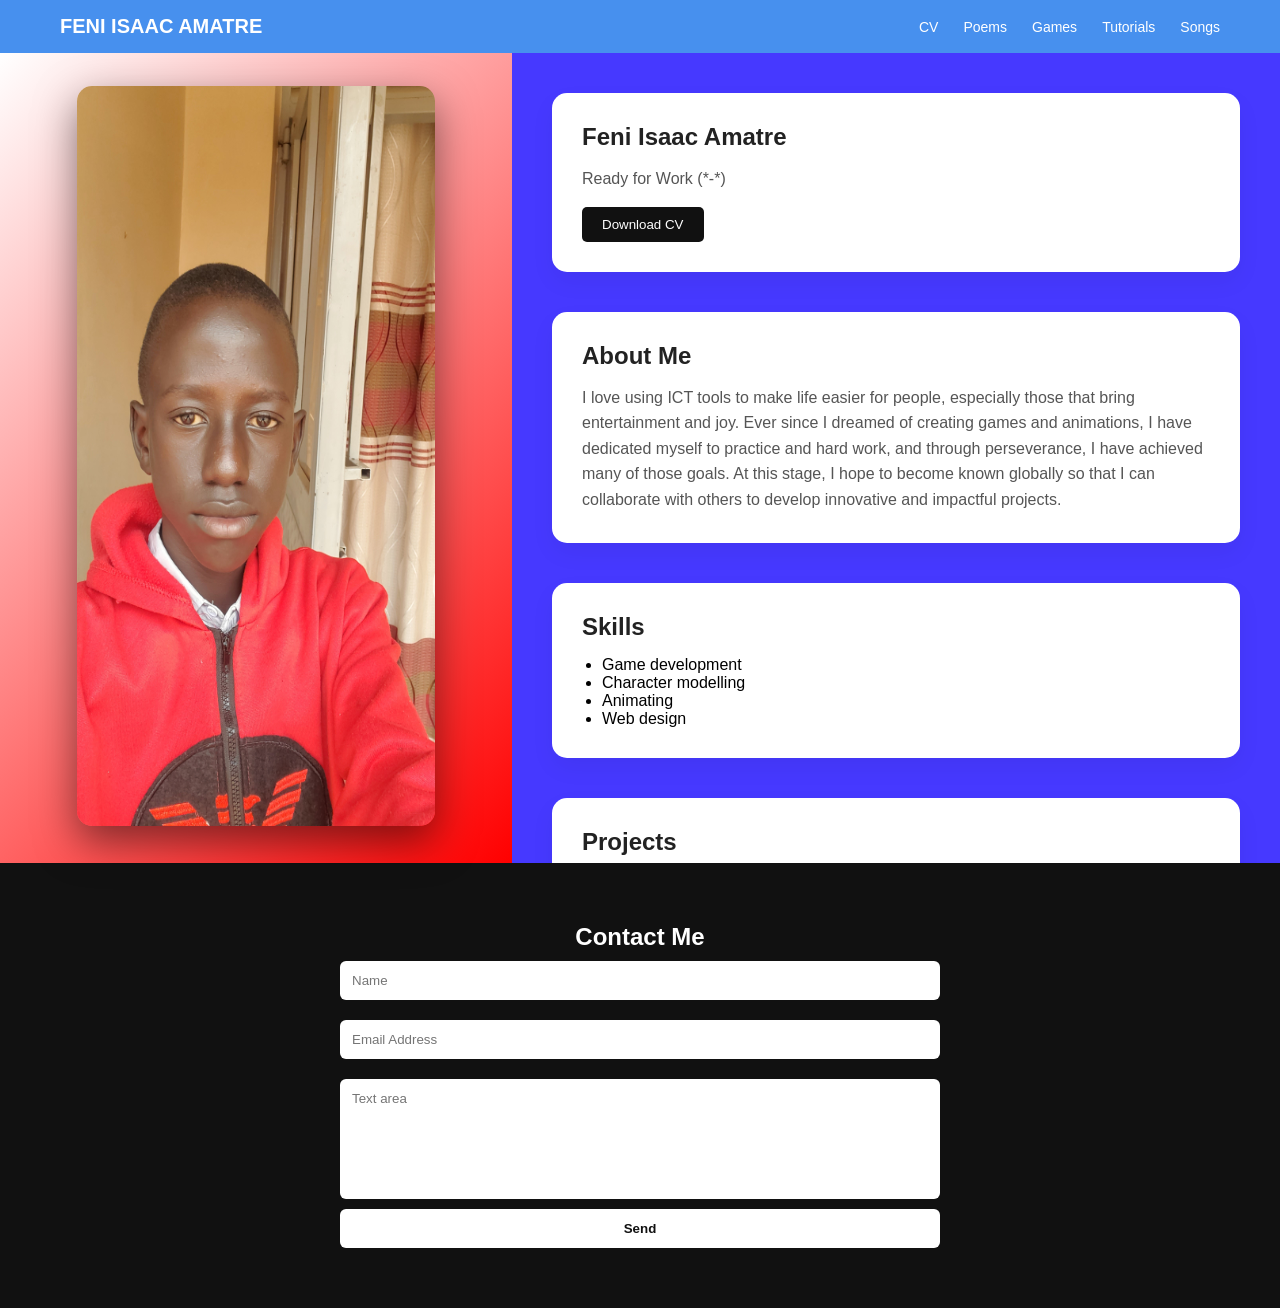
<file: index.html>
<!DOCTYPE html>
<html lang="en">
<head>
<meta charset="UTF-8">
<meta name="description" content="View abotu me. Game developer and animater (*-*)">
<meta name="viewport" content="width=device-width, initial-scale=1.0">
<link rel="stylesheet" href="style.css">
<title>My Portfolio</title>

</head>

<body>

    <header class="header">
    <div class="nav-container">
        
        <div class="logo">
            FENI ISAAC AMATRE 
        </div>

        <nav class="nav-menu" id="navMenu">
            <a href="#about">CV</a>
            <a href="poem.html">Poems</a>
            <a href="#projects">Games</a>
            <a href="#tools">Tutorials</a>
            <a href="#contact">Songs</a>
        </nav>

        <div class="hamburger" id="hamburger">
            ☰
        </div>

    </div>
</header>

<div class="main-wrapper">

    <!-- LEFT SIDE -->
    <div class="left-section">
        <div class="image-wrapper">
            <img src="4.jpg" alt="Your Photo">
        </div>
    </div>

    <!-- RIGHT SIDE -->
    <div class="right-section">
        <div class="content-wrapper">

            <div class="section-card">
                <h2>Feni Isaac Amatre</h2>
                <p>Ready for Work (*-*) </p>
                <button class="btn">Download CV</button>
            </div>

<div class="section-card" id="about">
    <h2>About Me</h2>
    <p>
        I love using ICT tools to make life easier for people, especially those that bring entertainment and joy. 
        Ever since I dreamed of creating games and animations, I have dedicated myself to practice and hard work, 
        and through perseverance, I have achieved many of those goals. 
        At this stage, I hope to become known globally so that I can collaborate with others to develop innovative and impactful projects.
    </p>
</div>

            <div class="section-card">
                <h2>Skills</h2>
                <ul>
                    <li>Game development</li>
                    <li>Character modelling </li>
                    <li>Animating</li>
                    <li>Web design</li>
                </ul>
            </div>

<div class="section-card">
    <h2>Projects</h2>

    <div class="project-container">

        <div class="project-card">
            <h3>Teenage Pregnancy website.</h3>
            <p>Website adrressing the issue of teenage pregnancy around the globe.</p>

            <div class="project-buttons">
                <a href="https://feni-isaac-amatre.github.io/teenagepregnancy/" class="project-btn">View Project</a>
                <a href="#" class="project-btn outline">Finished</a>
            </div>
        </div>

        <div class="project-card">
            <h3>Project Two</h3>
            <p>Short description of the project and technologies used.</p>

            <div class="project-buttons">
                <a href="#" class="project-btn">View Project</a>
                <a href="#" class="project-btn outline">View Code</a>
            </div>
        </div>

        <div class="project-card">
            <h3>Project Three</h3>
            <p>Short description of the project and technologies used.</p>

            <div class="project-buttons">
                <a href="#" class="project-btn">View Project</a>
                <a href="#" class="project-btn outline">View Code</a>
            </div>
        </div>

    </div>
</div>

<div class="section-card">
    <h2>Tools I Use</h2>

    <div class="tools-container">

        <div class="tool-box">VS Code</div>
        <div class="tool-box">Bforartists</div>
        <div class="tool-box">GitHub</div>
        <div class="tool-box">Godot</div>
        <div class="tool-box">Unreal engine</div>

    </div>
</div>

        </div>
    </div>

</div>

<!-- FOOTER -->
<div class="footer">
    <div class="footer-container">
        <h2>Contact Me</h2>
<form action="https://formspree.io/f/mvzwglvv" method="POST">
  <input type="text" name="name" placeholder="Name" required>
  <input type="email" name="email" placeholder="Email Address" required>
  <textarea name="message" placeholder="Text area"></textarea>
  <button type="submit">Send</button>
</form>
    </div>
</div>

</body>

</html>
</file>
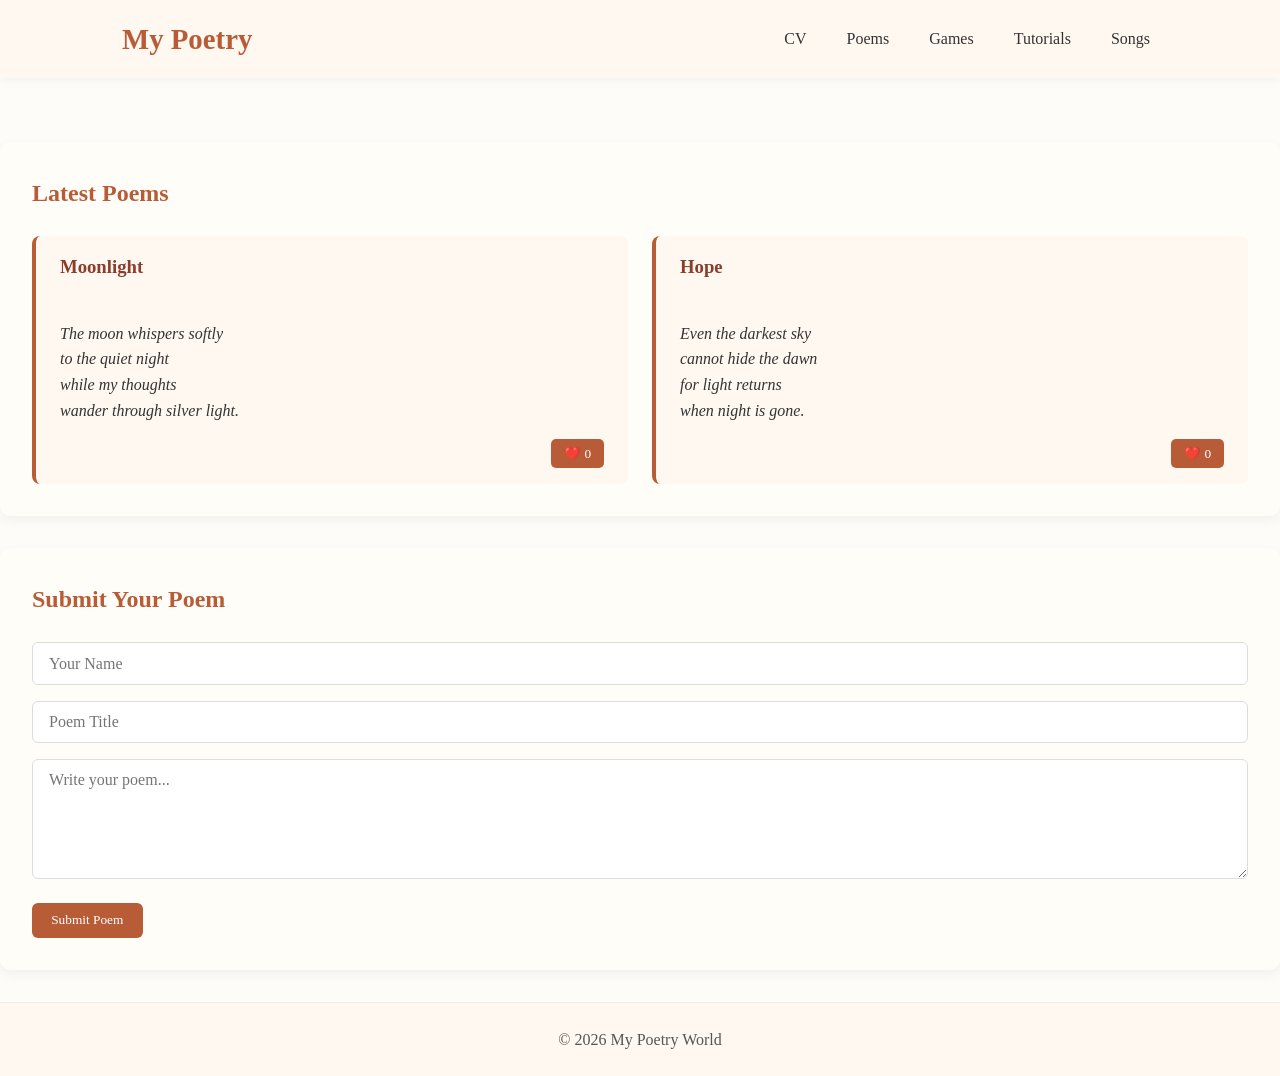
<file: poem.html>
<!DOCTYPE html>
<html lang="en">
<head>
<meta charset="UTF-8">
<meta name="viewport" content="width=device-width, initial-scale=1.0">
<title>My Poetry World</title>

<link rel="stylesheet" href="poem.css">
</head>

<body>

<!-- HEADER -->

<header class="header">

<div class="nav-container">

<div class="logo">My Poetry</div>

        <nav class="nav-menu" id="navMenu">
            <a href="index.html">CV</a>
            <a href="poem.html">Poems</a>
            <a href="#projects">Games</a>
            <a href="#tools">Tutorials</a>
            <a href="#contact">Songs</a>
        </nav>

<div class="hamburger" onclick="toggleMenu()">☰</div>

</div>

</header>


<div class="main-wrapper">

<!-- LEFT IMAGE SECTION -->


</div>


<!-- RIGHT CONTENT -->

<div class="right-section">

<div class="content-wrapper">


<!-- POEMS -->

<section id="poems" class="section-card">

<h2>Latest Poems</h2>

<div class="project-container">


<div class="project-card">

<h3>Moonlight</h3>

<p>
The moon whispers softly  
to the quiet night  
while my thoughts  
wander through silver light.
</p>

<div class="project-buttons">

<button class="project-btn" onclick="like(this)">❤️ <span>0</span></button>

</div>

</div>


<div class="project-card">

<h3>Hope</h3>

<p>
Even the darkest sky  
cannot hide the dawn  
for light returns  
when night is gone.
</p>

<div class="project-buttons">

<button class="project-btn" onclick="like(this)">❤️ <span>0</span></button>

</div>

</div>


</div>

</section>


<!-- SUBMIT POEM -->

<section id="submit" class="section-card">

<h2>Submit Your Poem</h2>

<form action="https://formspree.io/f/mvzwglvv" method="POST">

<input type="text" name="name" placeholder="Your Name" required>

<input type="text" name="title" placeholder="Poem Title" required>

<textarea name="poem" placeholder="Write your poem..." required></textarea>

<button type="submit" class="btn">Submit Poem</button>

</form>

<form id="likeForm" action="https://formspree.io/f/mvzwglvv" method="POST" style="display:none;">
  <input type="text" name="poem" id="likedPoem" value="">
</form>

</section>


</div>

</div>

</div>


<!-- FOOTER -->

<footer class="footer">

<div class="footer-container">

<p>© 2026 My Poetry World</p>

</div>

</footer>


<script>

function toggleMenu(){

document.querySelector(".nav-menu").classList.toggle("active")

}

function like(btn){
    // Get the poem title
    let poem = btn.closest(".project-card").querySelector("h3").innerText;

    // Prevent multiple likes per person
    let key = "liked_" + poem;
    if(localStorage.getItem(key)){
        alert("You already liked this poem ❤️");
        return;
    }

    // Update visible like counter
    let span = btn.querySelector("span");
    span.textContent = Number(span.textContent) + 1;

    // Disable button visually
    btn.style.opacity = "0.6";
    btn.style.cursor = "not-allowed";

    // Store that this person liked this poem
    localStorage.setItem(key,true);

    // Send notification via Formspree
    document.getElementById("likedPoem").value = poem;
    document.getElementById("likeForm").submit();
}

</script>

</body>
</html>
</file>
<file: style.css>
/* =======================
   GLOBAL STYLES
======================= */
*{
    margin:0;
    padding:0;
    box-sizing:border-box;
    font-family: 'Segoe UI', sans-serif;
}

body{
    background:#f4f6f9;
    overflow-x:hidden;
}

/* =======================
   MAIN LAYOUT
======================= */
.main-wrapper{
    display:flex;
    height:90vh;
}

/* ================= HEADER ================= */

.header{
    width:100%;
    background:#4790ee;
    color:#fff;
    position:sticky;
    top:0;
    z-index:1000;
}

.nav-container{
    max-width:1200px;
    margin:auto;
    display:flex;
    justify-content:space-between;
    align-items:center;
    padding:15px 20px;
}

.logo{
    font-size:20px;
    font-weight:bold;
}

.nav-menu{
    display:flex;
    gap:25px;
}

.nav-menu a{
    color:#fff;
    text-decoration:none;
    font-size:14px;
    transition:0.3s;
}

.nav-menu a:hover{
    color:#aaa;
}

.hamburger{
    display:none;
    font-size:24px;
    cursor:pointer;
}

/* Smooth scrolling */
html{
    scroll-behavior:smooth;
}

/* ================= MOBILE NAV ================= */

@media (max-width:768px){

    .nav-menu{
        position:absolute;
        top:60px;
        right:0;
        background:#111;
        flex-direction:column;
        width:200px;
        text-align:center;
        display:none;
        padding:20px 0;
    }

    .nav-menu a{
        padding:10px 0;
        display:block;
    }

    .nav-menu.active{
        display:flex;
    }

    .hamburger{
        display:block;
    }

}

/* =======================
   LEFT SECTION
======================= */
.left-section{
    width:40%;
    background:linear-gradient(135deg,#ffffff,#ff0000);
    display:flex;
    justify-content:center;
    align-items:center;
    position:relative;
}

.image-wrapper{
    width:70%;
    animation:fadeInLeft 1.2s ease;
}

.image-wrapper img{
    width:100%;
    border-radius:15px;
    box-shadow:0 15px 40px rgba(0,0,0,0.5);
    transition:transform 0.4s ease;
}

img {
    height: 740px;
}

.image-wrapper img:hover{
    transform:scale(1.05);
}



/* =======================
   RIGHT SECTION
======================= */
.right-section{
    width:60%;
    background:#4639ff;
    padding:40px;
    overflow-y:auto;
}

/* SCROLLBAR */
.right-section::-webkit-scrollbar{
    width:8px;
}
.right-section::-webkit-scrollbar-thumb{
    background:#888;
    border-radius:10px;
}

/* CONTENT WRAPPER */
.content-wrapper{
    max-width:900px;
    margin:auto;
}

/* SECTION CARD */
.section-card{
    background:#fff;
    padding:30px;
    margin-bottom:40px;
    border-radius:15px;
    box-shadow:0 10px 25px rgba(0,0,0,0.05);
    animation:fadeUp 1s ease;
    transition:transform 0.3s ease, box-shadow 0.3s ease;
}

.section-card:hover{
    transform:translateY(-5px);
    box-shadow:0 15px 35px rgba(0,0,0,0.1);
}

.section-card h2{
    margin-bottom:15px;
    color:#222;
}

.section-card p{
    line-height:1.6;
    color:#555;
}

ul{
    margin-left:20px;
    margin-top:10px;
}

/* BUTTON */
.btn{
    padding:10px 20px;
    background:#111;
    color:#fff;
    border:none;
    border-radius:5px;
    margin-top:15px;
    cursor:pointer;
    transition:0.3s;
}

.btn:hover{
    background:#444;
}

/* =======================
   FOOTER
======================= */
.footer{
    background:#111;
    color:#fff;
    padding:60px 20px;
    text-align:center;
}

.footer-container{
    max-width:600px;
    margin:auto;
}

.footer form{
    display:flex;
    flex-direction:column;
}

.footer input,
.footer textarea{
    padding:12px;
    margin:10px 0;
    border:none;
    border-radius:6px;
}

.footer textarea{
    height:120px;
    resize:none;
}

.footer button{
    padding:12px;
    background:#fff;
    color:#111;
    font-weight:bold;
    border:none;
    cursor:pointer;
    border-radius:6px;
}

/* ================= PROJECT GRID ================= */

.project-container{
    display:grid;
    grid-template-columns: repeat(auto-fit, minmax(250px,1fr));
    gap:20px;
    margin-top:20px;
}

.project-card{
    background:#fff;
    padding:20px;
    border-radius:12px;
    box-shadow:0 8px 20px rgba(0,0,0,0.08);
    transition:0.3s ease;
}

.project-card:hover{
    transform:translateY(-8px);
    box-shadow:0 15px 30px rgba(0,0,0,0.15);
}

.project-card h3{
    margin-bottom:10px;
}

.project-card p{
    font-size:14px;
    color:#555;
}

/* ================= PROJECT BUTTONS ================= */

.project-buttons{
    margin-top:15px;
    display:flex;
    gap:10px;
    flex-wrap:wrap;
}

.project-btn{
    text-decoration:none;
    padding:8px 14px;
    background:#111;
    color:#fff;
    border-radius:5px;
    font-size:13px;
    transition:0.3s ease;
}

.project-btn:hover{
    background:#444;
    transform:translateY(-3px);
}

.project-btn.outline{
    background:transparent;
    color:#111;
    border:1px solid #111;
}

.project-btn.outline:hover{
    background:#111;
    color:#fff;
}

/* ================= TOOLS GRID ================= */

.tools-container{
    display:flex;
    flex-wrap:wrap;
    gap:15px;
    margin-top:20px;
}

.tool-box{
    background:#111;
    color:#fff;
    padding:12px 18px;
    border-radius:30px;
    font-size:14px;
    transition:0.3s ease;
}

.tool-box:hover{
    background:#444;
    transform:scale(1.1);
}

/* =======================
   ANIMATIONS
======================= */

@keyframes fadeInLeft{
    from{
        opacity:0;
        transform:translateX(-50px);
    }
    to{
        opacity:1;
        transform:translateX(0);
    }
}

@keyframes fadeUp{
    from{
        opacity:0;
        transform:translateY(40px);
    }
    to{
        opacity:1;
        transform:translateY(0);
    }
}

/* ===============================
   RESPONSIVE DESIGN
================================ */

/* Tablets */
@media (max-width: 1024px) {

    .main-wrapper{
        flex-direction: column;
        height: auto;
    }

    .left-section{
        width: 100%;
        height: 350px;
    }

    .right-section{
        width: 100%;
        height: auto;
    }

    .image-wrapper{
        width: 40%;
    }

}

/* Mobile Devices */
@media (max-width: 768px) {

    .main-wrapper{
        flex-direction: column;
    }

    .left-section{
        height: 300px;
        padding: 20px;
    }

    .image-wrapper{
        width: 60%;
    }

    .right-section{
        padding: 25px;
    }

    .section-card{
        padding: 20px;
    }

    .section-card h2{
        font-size: 20px;
    }

    .project-container{
        grid-template-columns: 1fr;
    }

    .tools-container{
        justify-content: center;
    }

    .tool-box{
        font-size: 12px;
        padding: 10px 14px;
    }

    .footer{
        padding: 40px 15px;
    }

    .footer input,
    .footer textarea{
        font-size: 14px;
    }

}

/* Small Phones */
@media (max-width: 480px){

    .image-wrapper{
        width: 75%;
    }

    .right-section{
        padding: 20px;
    }

    .section-card{
        margin-bottom: 25px;
    }

    .btn{
        width: 100%;
    }

}
</file>
<file: poem.css>
/* =========================
   GENERAL RESET & BASE
========================= */
* {
    margin: 0;
    padding: 0;
    box-sizing: border-box;
    font-family: 'Georgia', serif;
}

body {
    background-color: #fefcf9;
    color: #333;
    line-height: 1.6;
}

a {
    text-decoration: none;
    color: inherit;
}

button {
    cursor: pointer;
    font-family: inherit;
}

/* =========================
   HEADER & NAVIGATION
========================= */
.header {
    background-color: #fff8f0;
    box-shadow: 0 2px 8px rgba(0,0,0,0.05);
    position: sticky;
    top: 0;
    z-index: 1000;
}

.nav-container {
    max-width: 1100px;
    margin: 0 auto;
    padding: 1rem 2rem;
    display: flex;
    justify-content: space-between;
    align-items: center;
}

.logo {
    font-size: 1.8rem;
    font-weight: bold;
    color: #b85c38;
}

.nav-menu {
    display: flex;
    gap: 1.5rem;
}

.nav-menu a {
    font-weight: 500;
    padding: 0.3rem 0.5rem;
    transition: all 0.3s;
}

.nav-menu a:hover {
    color: #b85c38;
    border-bottom: 2px solid #b85c38;
}

.hamburger {
    display: none;
    font-size: 1.5rem;
    cursor: pointer;
}

/* =========================
   MAIN CONTENT
========================= */
.main-wrapper {
    display: flex;
    flex-wrap: wrap;
    max-width: 1100px;
    margin: 2rem auto;
    padding: 0 2rem;
}

.right-section {
    flex: 1 1 100%;
}

/* =========================
   SECTIONS & CARDS
========================= */
.section-card {
    background-color: #fffdf8;
    padding: 2rem;
    margin-bottom: 2rem;
    border-radius: 10px;
    box-shadow: 0 4px 12px rgba(0,0,0,0.05);
}

.section-card h2 {
    color: #b85c38;
    margin-bottom: 1.5rem;
}

/* =========================
   POEMS
========================= */
.project-container {
    display: flex;
    flex-wrap: wrap;
    gap: 1.5rem;
}

.project-card {
    background-color: #fff8f0;
    border-left: 4px solid #b85c38;
    padding: 1rem 1.5rem;
    border-radius: 8px;
    flex: 1 1 300px;
    display: flex;
    flex-direction: column;
    justify-content: space-between;
}

.project-card h3 {
    color: #8b3d2c;
    margin-bottom: 0.8rem;
}

.project-card p {
    margin-bottom: 1rem;
    white-space: pre-line; /* preserves line breaks */
    font-style: italic;
}

.project-buttons {
    text-align: right;
}

.project-btn {
    background-color: #b85c38;
    color: #fff;
    border: none;
    padding: 0.4rem 0.8rem;
    border-radius: 5px;
    transition: all 0.3s;
}

.project-btn:hover {
    background-color: #8b3d2c;
}

/* =========================
   FORMS
========================= */
form input, form textarea {
    width: 100%;
    padding: 0.7rem 1rem;
    margin-bottom: 1rem;
    border-radius: 6px;
    border: 1px solid #ddd;
    font-size: 1rem;
}

form textarea {
    min-height: 120px;
    resize: vertical;
}

.btn {
    background-color: #b85c38;
    color: #fff;
    padding: 0.6rem 1.2rem;
    border: none;
    border-radius: 6px;
    transition: all 0.3s;
}

.btn:hover {
    background-color: #8b3d2c;
}

/* =========================
   FOOTER
========================= */
.footer {
    background-color: #fff8f0;
    padding: 1.5rem 2rem;
    text-align: center;
    color: #555;
    border-top: 1px solid #eee;
}

/* =========================
   RESPONSIVE
========================= */
@media (max-width: 768px) {
    .nav-menu {
        position: absolute;
        top: 70px;
        right: 0;
        background-color: #fff8f0;
        flex-direction: column;
        width: 200px;
        transform: translateX(100%);
        transition: transform 0.3s;
        box-shadow: -2px 2px 12px rgba(0,0,0,0.1);
    }

    .nav-menu.active {
        transform: translateX(0);
    }

    .hamburger {
        display: block;
    }

    .project-container {
        flex-direction: column;
    }
}
</file>
